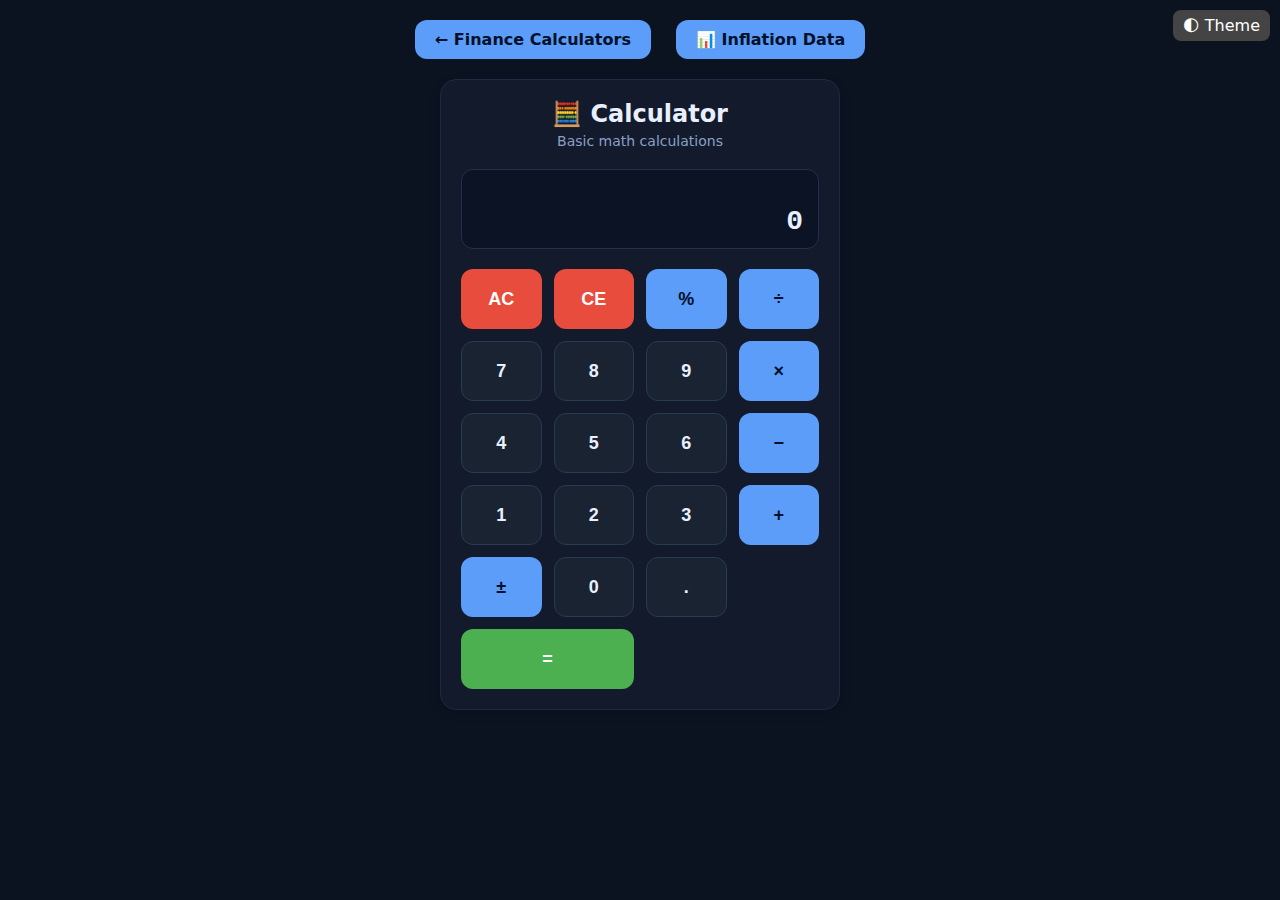
<file: calculator.html>
<!DOCTYPE html>
<html lang="en">
<head>
  <meta charset="UTF-8" />
  <meta name="viewport" content="width=device-width, initial-scale=1.0"/>
  <title>Calculator - India Finance Calculator Suite</title>
  <link rel="stylesheet" href="style.css"/>
  <style>
    .calc-container {
      max-width: 400px;
      margin: 20px auto;
      background: var(--card);
      border: 1px solid #1e2a44;
      border-radius: 16px;
      padding: 20px;
      box-shadow: 0 4px 12px rgba(0,0,0,0.1);
    }
    
    .calc-display {
      width: 100%;
      height: 80px;
      background: #0b1324;
      border: 1px solid #22304d;
      border-radius: 12px;
      color: #e8f0ff;
      font-size: 24px;
      text-align: right;
      padding: 0 15px;
      margin-bottom: 20px;
      font-family: 'Courier New', monospace;
      display: flex;
      flex-direction: column;
      justify-content: center;
    }
    
    .calc-history {
      font-size: 14px;
      color: var(--muted);
      margin-bottom: 5px;
      min-height: 20px;
    }
    
    .calc-current {
      font-size: 28px;
      font-weight: bold;
    }
    
    .calc-buttons {
      display: grid;
      grid-template-columns: repeat(4, 1fr);
      gap: 12px;
    }
    
    .calc-btn {
      height: 60px;
      border: none;
      border-radius: 12px;
      font-size: 18px;
      font-weight: 600;
      cursor: pointer;
      transition: all 0.2s ease;
    }
    
    .calc-btn:hover {
      transform: translateY(-2px);
      box-shadow: 0 4px 8px rgba(0,0,0,0.2);
    }
    
    .calc-btn.number {
      background: #1a2332;
      color: #e8f0ff;
      border: 1px solid #2a3a52;
    }
    
    .calc-btn.operator {
      background: var(--acc);
      color: #00102a;
    }
    
    .calc-btn.clear {
      background: var(--bad);
      color: white;
    }
    
    .calc-btn.equals {
      background: var(--good);
      color: white;
      grid-column: span 2;
    }
    
    .calc-btn.zero {
      grid-column: span 2;
    }
    
    /* Light theme */
    .light .calc-display {
      background: #f8f9fa;
      border-color: #dee2e6;
      color: #0d1b2a;
    }
    
    .light .calc-btn.number {
      background: #ffffff;
      color: #0d1b2a;
      border-color: #ced4da;
    }
    
    .back-link {
      display: inline-block;
      margin: 20px;
      padding: 10px 20px;
      background: var(--acc);
      color: #00102a;
      text-decoration: none;
      border-radius: 12px;
      font-weight: 600;
      transition: all 0.2s ease;
    }
    
    .back-link:hover {
      filter: brightness(1.1);
      transform: translateY(-1px);
    }
    
    .calc-header {
      text-align: center;
      margin-bottom: 20px;
    }
    
    .calc-header h1 {
      color: var(--text);
      margin: 0;
      font-size: 24px;
    }
    
    .calc-header p {
      color: var(--muted);
      margin: 5px 0 0;
      font-size: 14px;
    }
  </style>
</head>
<body>
  <div class='theme-toggle' onclick='toggleTheme()'>🌓 Theme</div>
  
  <div style="text-align: center; margin: 20px;">
    <a href="index.html" class="back-link" style="margin: 0 10px;">← Finance Calculators</a>
    <a href="inflation-data.html" class="back-link" style="margin: 0 10px;">📊 Inflation Data</a>
  </div>
  
  <div class="calc-container">
    <div class="calc-header">
      <h1>🧮 Calculator</h1>
      <p>Basic math calculations</p>
    </div>
    
    <div class="calc-display">
      <div class="calc-history" id="calc-history"></div>
      <div class="calc-current" id="calc-current">0</div>
    </div>
    
    <div class="calc-buttons">
      <button class="calc-btn clear" onclick="clearAll()">AC</button>
      <button class="calc-btn clear" onclick="clearEntry()">CE</button>
      <button class="calc-btn operator" onclick="inputOperator('%')" title="Percentage">%</button>
      <button class="calc-btn operator" onclick="inputOperator('/')" title="Divide">÷</button>
      
      <button class="calc-btn number" onclick="inputNumber('7')">7</button>
      <button class="calc-btn number" onclick="inputNumber('8')">8</button>
      <button class="calc-btn number" onclick="inputNumber('9')">9</button>
      <button class="calc-btn operator" onclick="inputOperator('*')" title="Multiply">×</button>
      
      <button class="calc-btn number" onclick="inputNumber('4')">4</button>
      <button class="calc-btn number" onclick="inputNumber('5')">5</button>
      <button class="calc-btn number" onclick="inputNumber('6')">6</button>
      <button class="calc-btn operator" onclick="inputOperator('-')" title="Subtract">−</button>
      
      <button class="calc-btn number" onclick="inputNumber('1')">1</button>
      <button class="calc-btn number" onclick="inputNumber('2')">2</button>
      <button class="calc-btn number" onclick="inputNumber('3')">3</button>
      <button class="calc-btn operator" onclick="inputOperator('+')" title="Add">+</button>
      
      <button class="calc-btn operator" onclick="toggleSign()" title="Plus/Minus">±</button>
      <button class="calc-btn number" onclick="inputNumber('0')">0</button>
      <button class="calc-btn number" onclick="inputDecimal()">.</button>
      <button class="calc-btn equals" onclick="calculate()" title="Equals">=</button>
    </div>
  </div>

  <script>
    let currentInput = '0';
    let previousInput = '';
    let operator = '';
    let waitingForOperand = false;
    let history = '';

    function updateDisplay() {
      document.getElementById('calc-current').textContent = currentInput;
      document.getElementById('calc-history').textContent = history;
    }

    function inputNumber(num) {
      if (waitingForOperand) {
        currentInput = num;
        waitingForOperand = false;
      } else {
        currentInput = currentInput === '0' ? num : currentInput + num;
      }
      updateDisplay();
    }

    function inputDecimal() {
      if (waitingForOperand) {
        currentInput = '0.';
        waitingForOperand = false;
      } else if (currentInput.indexOf('.') === -1) {
        currentInput += '.';
      }
      updateDisplay();
    }

    function inputOperator(nextOperator) {
      const inputValue = parseFloat(currentInput);

      // Special handling for percentage - it should work immediately on current input
      if (nextOperator === '%') {
        if (previousInput !== '' && operator) {
          // If we have a pending operation like 5000 *, then 10% should give us 5000 * (10/100)
          const percentValue = inputValue / 100;
          const newValue = performCalculation(previousInput, percentValue, operator);
          currentInput = String(newValue);
          history = `${previousInput} ${operator === '*' ? '×' : operator === '/' ? '÷' : operator === '+' ? '+' : '−'} ${inputValue}% =`;
          previousInput = '';
          operator = '';
          waitingForOperand = true;
        } else {
          // Just convert current number to percentage
          currentInput = String(inputValue / 100);
          history = `${inputValue}% =`;
          waitingForOperand = true;
        }
        updateDisplay();
        return;
      }

      if (previousInput === '') {
        previousInput = inputValue;
      } else if (operator) {
        const currentValue = previousInput || 0;
        const newValue = performCalculation(currentValue, inputValue, operator);

        currentInput = String(newValue);
        previousInput = newValue;
        updateDisplay();
      }

      waitingForOperand = true;
      operator = nextOperator;
      
      // Update history
      const operatorSymbol = {
        '+': '+',
        '-': '−',
        '*': '×',
        '/': '÷'
      };
      history = `${previousInput} ${operatorSymbol[operator]}`;
      updateDisplay();
    }

    function calculate() {
      const inputValue = parseFloat(currentInput);

      if (previousInput !== '' && operator && !waitingForOperand) {
        const newValue = performCalculation(previousInput, inputValue, operator);
        
        // Update history to show complete calculation
        const operatorSymbol = {
          '+': '+',
          '-': '−',
          '*': '×',
          '/': '÷',
          '%': '%'
        };
        history = `${previousInput} ${operatorSymbol[operator]} ${inputValue} =`;
        
        currentInput = String(newValue);
        previousInput = '';
        operator = '';
        waitingForOperand = true;
        updateDisplay();
      }
    }

    function performCalculation(firstOperand, secondOperand, operator) {
      switch (operator) {
        case '+':
          return firstOperand + secondOperand;
        case '-':
          return firstOperand - secondOperand;
        case '*':
          return firstOperand * secondOperand;
        case '/':
          if (secondOperand === 0) {
            alert('Cannot divide by zero!');
            return firstOperand;
          }
          return firstOperand / secondOperand;
        case '%':
          // For percentage: if we have 5000 * 10%, it should be 5000 * (10/100) = 500
          // But if we just want 10% as 0.1, then 10% should convert to 0.1
          return firstOperand * (secondOperand / 100);
        default:
          return secondOperand;
      }
    }

    function toggleSign() {
      if (currentInput !== '0') {
        if (currentInput.charAt(0) === '-') {
          currentInput = currentInput.slice(1);
        } else {
          currentInput = '-' + currentInput;
        }
        updateDisplay();
      }
    }

    function clearAll() {
      currentInput = '0';
      previousInput = '';
      operator = '';
      waitingForOperand = false;
      history = '';
      updateDisplay();
    }

    function clearEntry() {
      currentInput = '0';
      updateDisplay();
    }

    // Keyboard support
    document.addEventListener('keydown', function(event) {
      const key = event.key;
      
      if (key >= '0' && key <= '9') {
        inputNumber(key);
      } else if (key === '.') {
        inputDecimal();
      } else if (key === '+') {
        inputOperator('+');
      } else if (key === '-') {
        inputOperator('-');
      } else if (key === '*') {
        inputOperator('*');
      } else if (key === '/') {
        event.preventDefault();
        inputOperator('/');
      } else if (key === '%') {
        inputOperator('%');
      } else if (key === 'Enter' || key === '=') {
        event.preventDefault();
        calculate();
      } else if (key === 'Escape') {
        clearAll();
      } else if (key === 'Delete') {
        clearEntry();
      } else if (key === 'Backspace') {
        if (currentInput.length > 1) {
          currentInput = currentInput.slice(0, -1);
        } else {
          currentInput = '0';
        }
        updateDisplay();
      }
    });

    // Theme toggle function (same as main page)
    function toggleTheme() { 
      const isLight = document.body.classList.toggle('light'); 
      try {
        localStorage.setItem('theme', isLight ? 'light' : 'dark');
      } catch(e) {}
    }

    // Apply saved theme
    window.addEventListener('DOMContentLoaded', () => {
      try {
        const saved = localStorage.getItem('theme');
        if (saved === 'light') { 
          document.body.classList.add('light'); 
        } else { 
          document.body.classList.remove('light'); 
        }
      } catch(e) { /* ignore */ }
    }, { once: true });

    // Initialize display
    updateDisplay();
  </script>
</body>
</html>
</file>
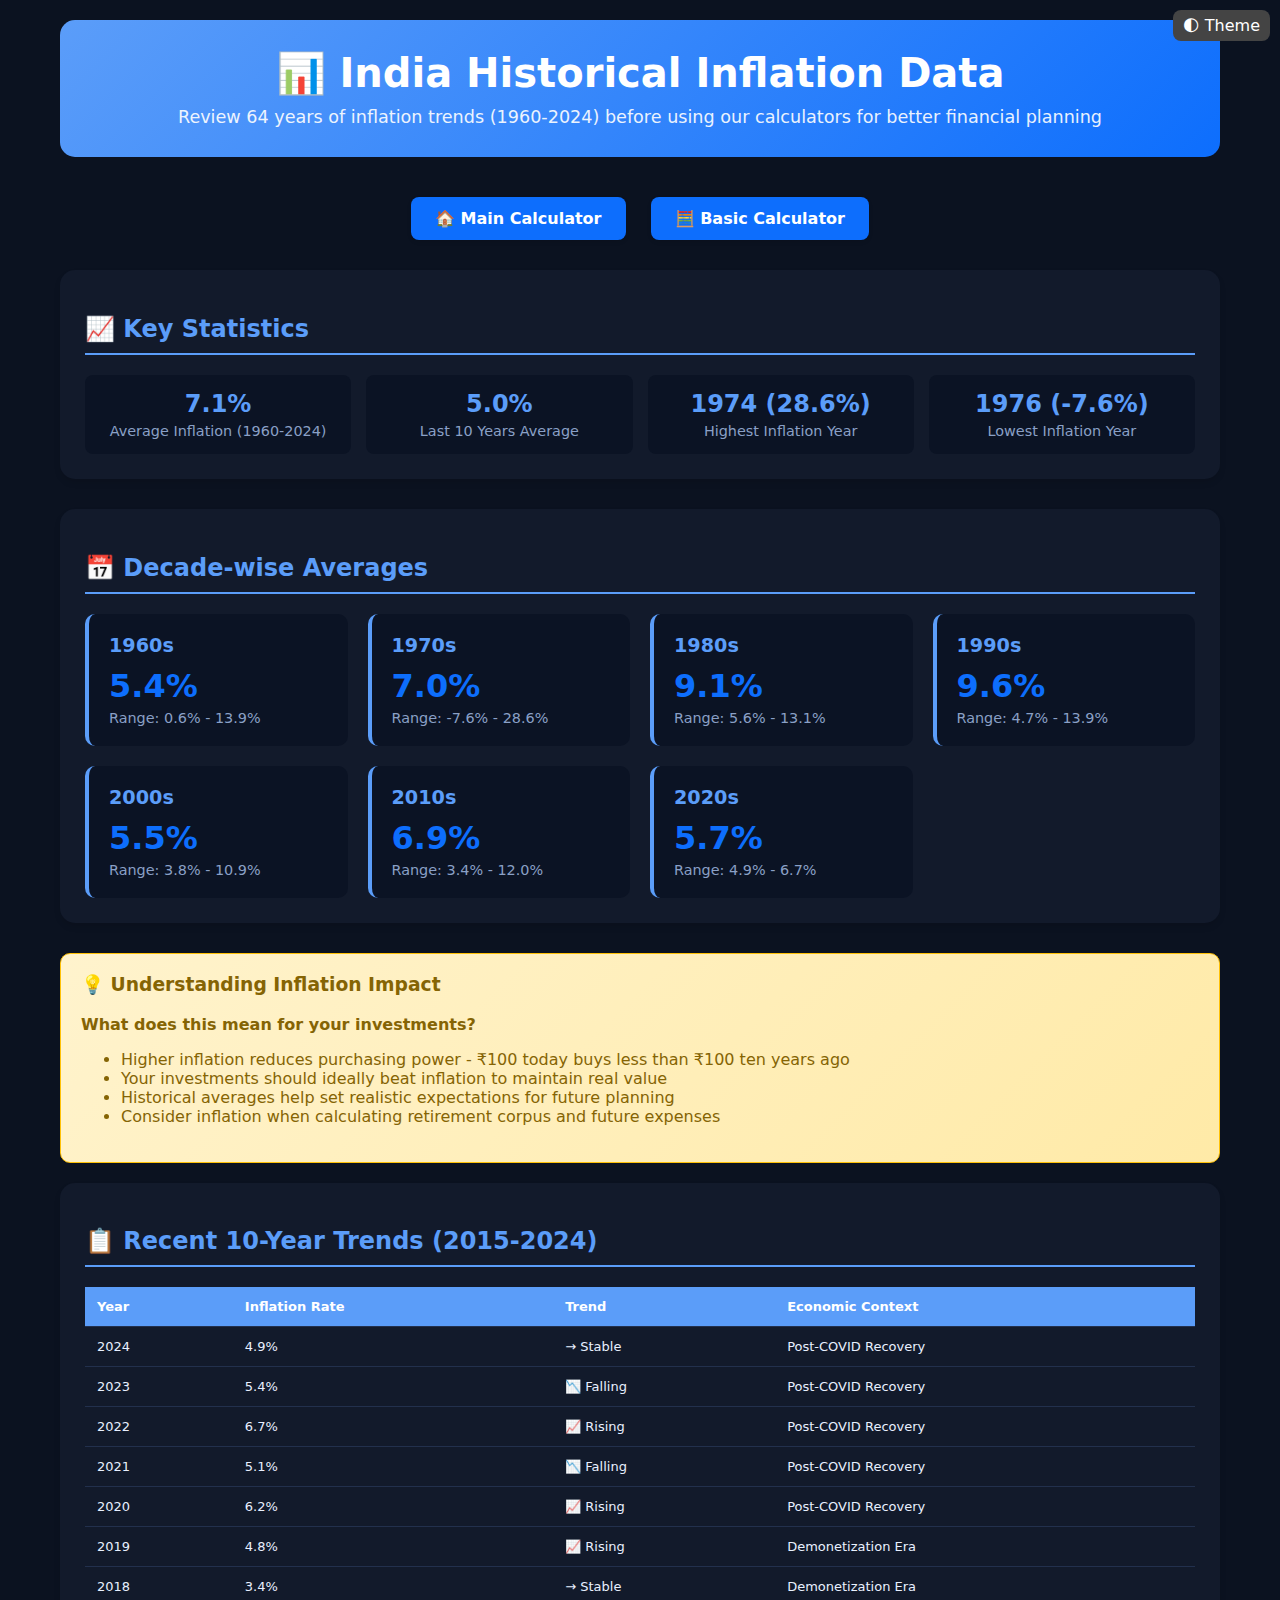
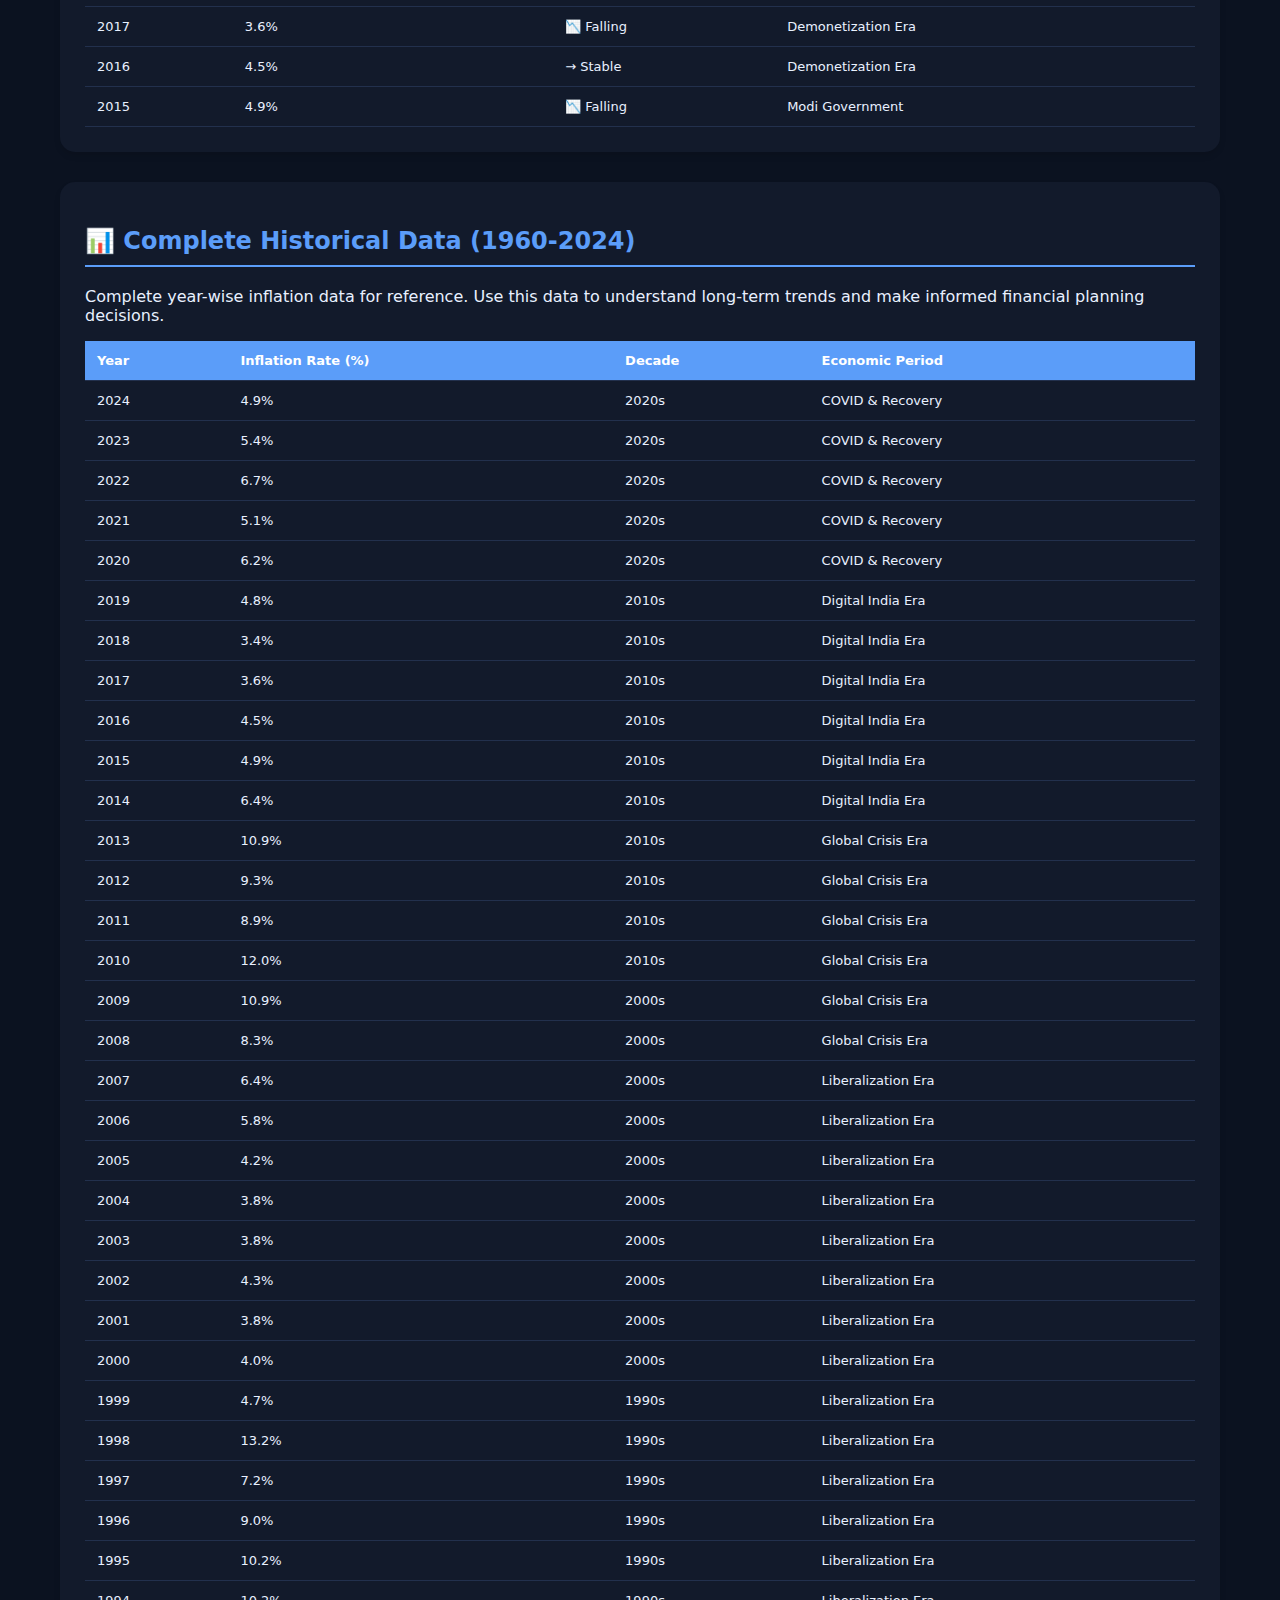
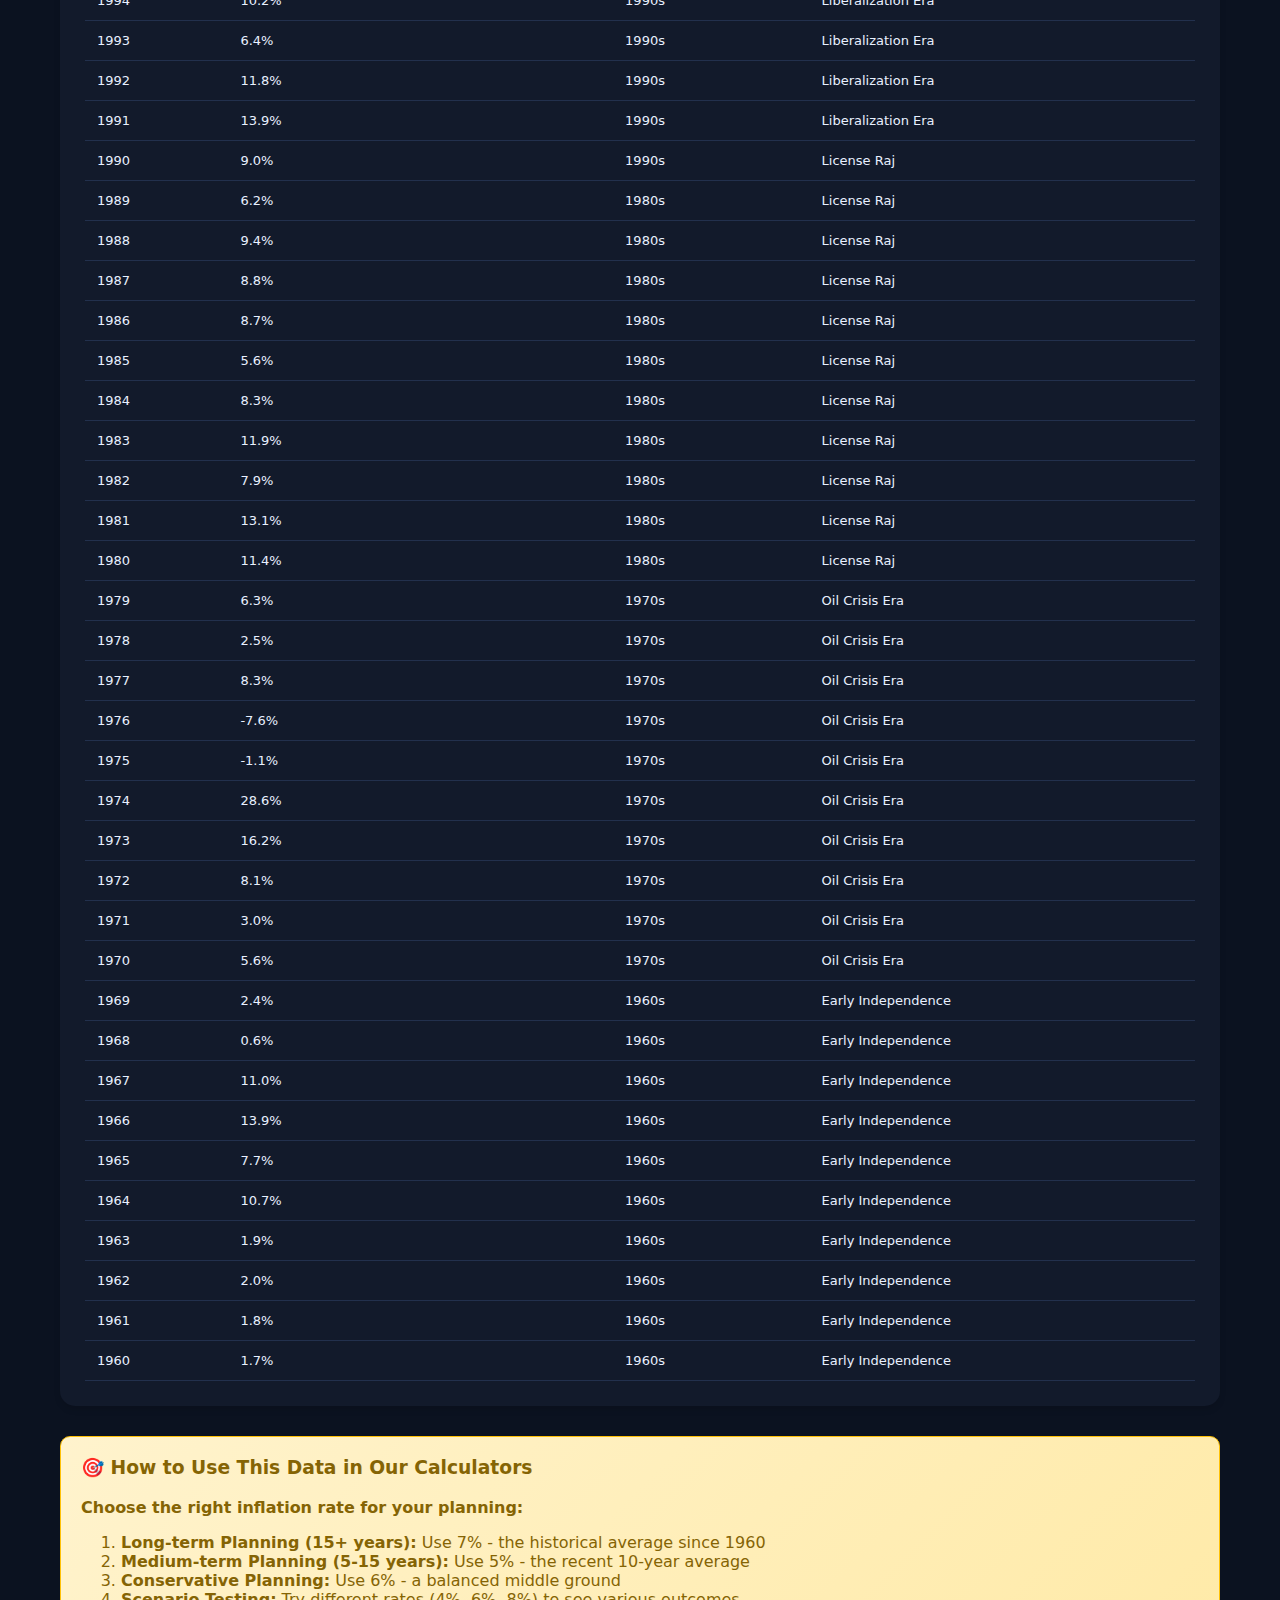
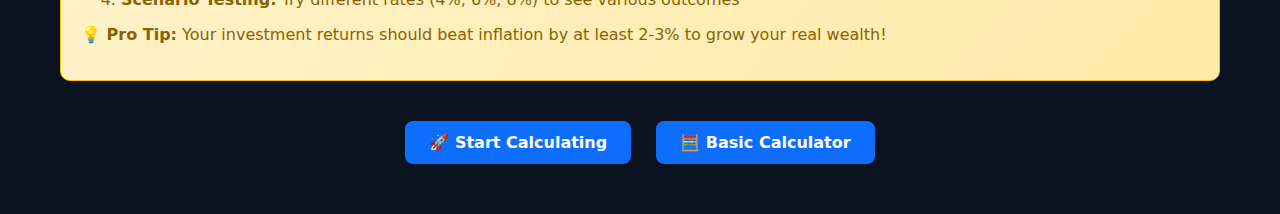
<file: inflation-data.html>
<!DOCTYPE html>
<html lang="en">
<head>
    <meta charset="UTF-8">
    <meta name="viewport" content="width=device-width, initial-scale=1.0">
    <title>India Historical Inflation Data | Finance Calculator Suite</title>
    <link rel="stylesheet" href="style.css">
    <style>
        :root {
            --primary-color: #5b9df9;
            --secondary-color: #0d6efd;
            --card-bg: #121a2b;
            --input-bg: #0b1324;
            --text-secondary: #8aa0c6;
            --border-color: #22304d;
            --hover-bg: #0f1524;
            --shadow: 0 4px 6px rgba(0, 0, 0, 0.1);
        }
        
        .light {
            --primary-color: #0d6efd;
            --secondary-color: #5b9df9;
            --card-bg: #ffffff;
            --input-bg: #f8f9fa;
            --text-secondary: #475569;
            --border-color: #dee2e6;
            --hover-bg: #e9ecef;
            --shadow: 0 4px 6px rgba(0, 0, 0, 0.05);
        }
        
        .inflation-page {
            max-width: 1200px;
            margin: 0 auto;
            padding: 20px;
        }
        
        .page-header {
            text-align: center;
            margin-bottom: 40px;
            padding: 30px 20px;
            background: linear-gradient(135deg, var(--primary-color), var(--secondary-color));
            border-radius: 15px;
            color: white;
        }
        
        .page-header h1 {
            margin: 0 0 10px 0;
            font-size: 2.5rem;
        }
        
        .page-header p {
            margin: 0;
            font-size: 1.1rem;
            opacity: 0.9;
        }
        
        .navigation {
            text-align: center;
            margin-bottom: 30px;
        }
        
        .nav-button {
            display: inline-block;
            padding: 12px 24px;
            background: #0d6efd !important;
            color: #ffffff !important;
            text-decoration: none !important;
            border-radius: 8px;
            margin: 0 10px;
            transition: all 0.3s ease;
            font-weight: 700 !important;
            box-shadow: 0 2px 4px rgba(0, 0, 0, 0.1);
            border: none !important;
        }
        
        .nav-button:hover {
            background: #0056b3 !important;
            color: #ffffff !important;
            transform: translateY(-2px);
            box-shadow: 0 4px 8px rgba(0, 0, 0, 0.15);
            text-decoration: none !important;
        }
        
        .nav-button:visited {
            color: #ffffff !important;
        }
        
        .nav-button:active {
            color: #ffffff !important;
        }
        
        .light .nav-button {
            background: #0d6efd !important;
            color: #ffffff !important;
            font-weight: 700 !important;
        }
        
        .light .nav-button:hover {
            background: #0056b3 !important;
            color: #ffffff !important;
        }
        
        .light .nav-button:visited {
            color: #ffffff !important;
        }
        
        .light .nav-button:active {
            color: #ffffff !important;
        }
        
        .data-section {
            background: var(--card-bg);
            border-radius: 15px;
            padding: 25px;
            margin-bottom: 30px;
            box-shadow: var(--shadow);
        }
        
        .section-title {
            color: var(--primary-color);
            font-size: 1.5rem;
            margin-bottom: 20px;
            border-bottom: 2px solid var(--primary-color);
            padding-bottom: 10px;
        }
        
        .inflation-table {
            width: 100%;
            border-collapse: collapse;
            margin-top: 15px;
        }
        
        .inflation-table th,
        .inflation-table td {
            padding: 12px;
            text-align: left;
            border-bottom: 1px solid var(--border-color);
        }
        
        .inflation-table th {
            background: var(--primary-color);
            color: white;
            font-weight: 600;
        }
        
        .inflation-table tr:hover {
            background: var(--hover-bg);
        }
        
        .decade-grid {
            display: grid;
            grid-template-columns: repeat(auto-fit, minmax(250px, 1fr));
            gap: 20px;
            margin-top: 20px;
        }
        
        .decade-card {
            background: var(--input-bg);
            padding: 20px;
            border-radius: 10px;
            border-left: 4px solid var(--primary-color);
        }
        
        .decade-title {
            font-size: 1.2rem;
            font-weight: 600;
            color: var(--primary-color);
            margin-bottom: 10px;
        }
        
        .decade-avg {
            font-size: 2rem;
            font-weight: bold;
            color: var(--secondary-color);
            margin-bottom: 5px;
        }
        
        .decade-range {
            font-size: 0.9rem;
            color: var(--text-secondary);
        }
        
        .highlight-box {
            background: linear-gradient(135deg, #fff3cd, #ffeaa7);
            border: 1px solid #ffc107;
            border-radius: 10px;
            padding: 20px;
            margin: 20px 0;
            color: #856404;
        }
        
        .highlight-box h3 {
            color: #856404;
            margin-top: 0;
        }
        
        .light .highlight-box {
            background: linear-gradient(135deg, #fff3cd, #ffeaa7);
            border: 1px solid #ffc107;
            color: #856404;
        }
        
        .light .highlight-box h3 {
            color: #856404;
        }
        
        .stats-grid {
            display: grid;
            grid-template-columns: repeat(auto-fit, minmax(200px, 1fr));
            gap: 15px;
            margin-top: 20px;
        }
        
        .stat-item {
            text-align: center;
            padding: 15px;
            background: var(--input-bg);
            border-radius: 8px;
        }
        
        .stat-value {
            font-size: 1.5rem;
            font-weight: bold;
            color: var(--primary-color);
        }
        
        .stat-label {
            font-size: 0.9rem;
            color: var(--text-secondary);
            margin-top: 5px;
        }
        
        @media (max-width: 768px) {
            .page-header h1 {
                font-size: 2rem;
            }
            
            .inflation-table {
                font-size: 0.9rem;
            }
            
            .inflation-table th,
            .inflation-table td {
                padding: 8px;
            }
        }
    </style>
</head>
<body>
    <div class='theme-toggle' onclick='toggleTheme()'>🌓 Theme</div>
    <div class="inflation-page">
        <div class="page-header">
            <h1>📊 India Historical Inflation Data</h1>
            <p>Review 64 years of inflation trends (1960-2024) before using our calculators for better financial planning</p>
        </div>
        
        <div class="navigation">
            <a href="index.html" class="nav-button" style="background: #0d6efd !important; color: #ffffff !important; font-weight: 700 !important; text-decoration: none !important;">🏠 Main Calculator</a>
            <a href="calculator.html" class="nav-button" style="background: #0d6efd !important; color: #ffffff !important; font-weight: 700 !important; text-decoration: none !important;">🧮 Basic Calculator</a>
        </div>
        
        <div class="data-section">
            <h2 class="section-title">📈 Key Statistics</h2>
            <div class="stats-grid">
                <div class="stat-item">
                    <div class="stat-value" id="avgInflation">-</div>
                    <div class="stat-label">Average Inflation (1960-2024)</div>
                </div>
                <div class="stat-item">
                    <div class="stat-value" id="recentAvg">-</div>
                    <div class="stat-label">Last 10 Years Average</div>
                </div>
                <div class="stat-item">
                    <div class="stat-value" id="highestYear">-</div>
                    <div class="stat-label">Highest Inflation Year</div>
                </div>
                <div class="stat-item">
                    <div class="stat-value" id="lowestYear">-</div>
                    <div class="stat-label">Lowest Inflation Year</div>
                </div>
            </div>
        </div>
        
        <div class="data-section">
            <h2 class="section-title">📅 Decade-wise Averages</h2>
            <div class="decade-grid" id="decadeGrid">
                <!-- Populated by JavaScript -->
            </div>
        </div>
        
        <div class="highlight-box">
            <h3>💡 Understanding Inflation Impact</h3>
            <p><strong>What does this mean for your investments?</strong></p>
            <ul>
                <li>Higher inflation reduces purchasing power - ₹100 today buys less than ₹100 ten years ago</li>
                <li>Your investments should ideally beat inflation to maintain real value</li>
                <li>Historical averages help set realistic expectations for future planning</li>
                <li>Consider inflation when calculating retirement corpus and future expenses</li>
            </ul>
        </div>
        
        <div class="data-section">
            <h2 class="section-title">📋 Recent 10-Year Trends (2015-2024)</h2>
            <table class="inflation-table" id="recentTable">
                <thead>
                    <tr>
                        <th>Year</th>
                        <th>Inflation Rate</th>
                        <th>Trend</th>
                        <th>Economic Context</th>
                    </tr>
                </thead>
                <tbody>
                    <!-- Populated by JavaScript -->
                </tbody>
            </table>
        </div>
        
        <div class="data-section">
            <h2 class="section-title">📊 Complete Historical Data (1960-2024)</h2>
            <p>Complete year-wise inflation data for reference. Use this data to understand long-term trends and make informed financial planning decisions.</p>
            <table class="inflation-table" id="fullTable">
                <thead>
                    <tr>
                        <th>Year</th>
                        <th>Inflation Rate (%)</th>
                        <th>Decade</th>
                        <th>Economic Period</th>
                    </tr>
                </thead>
                <tbody>
                    <!-- Populated by JavaScript -->
                </tbody>
            </table>
        </div>
        
        <div class="highlight-box">
            <h3>🎯 How to Use This Data in Our Calculators</h3>
            <p><strong>Choose the right inflation rate for your planning:</strong></p>
            <ol>
                <li><strong>Long-term Planning (15+ years):</strong> Use 7% - the historical average since 1960</li>
                <li><strong>Medium-term Planning (5-15 years):</strong> Use 5% - the recent 10-year average</li>
                <li><strong>Conservative Planning:</strong> Use 6% - a balanced middle ground</li>
                <li><strong>Scenario Testing:</strong> Try different rates (4%, 6%, 8%) to see various outcomes</li>
            </ol>
            <p><strong>💡 Pro Tip:</strong> Your investment returns should beat inflation by at least 2-3% to grow your real wealth!</p>
        </div>
        
        <div class="navigation" style="margin-top: 40px;">
            <a href="index.html" class="nav-button" style="background: #0d6efd !important; color: #ffffff !important; font-weight: 700 !important; text-decoration: none !important;">🚀 Start Calculating</a>
            <a href="calculator.html" class="nav-button" style="background: #0d6efd !important; color: #ffffff !important; font-weight: 700 !important; text-decoration: none !important;">🧮 Basic Calculator</a>
        </div>
    </div>
    
    <script src="inflation-data.js"></script>
    <script>
        // Populate the page with inflation data
        document.addEventListener('DOMContentLoaded', function() {
            populateInflationPage();
        });
        
        function populateInflationPage() {
            // Calculate key statistics
            const allRates = Object.values(indiaInflationData);
            const avgInflation = allRates.reduce((sum, rate) => sum + rate, 0) / allRates.length;
            
            // Recent 10 years
            const recentYears = Object.keys(indiaInflationData).slice(-10);
            const recentRates = recentYears.map(year => indiaInflationData[year]);
            const recentAvg = recentRates.reduce((sum, rate) => sum + rate, 0) / recentRates.length;
            
            // Find highest and lowest
            let highestRate = -Infinity, lowestRate = Infinity;
            let highestYear = '', lowestYear = '';
            
            for (const [year, rate] of Object.entries(indiaInflationData)) {
                if (rate > highestRate) {
                    highestRate = rate;
                    highestYear = year;
                }
                if (rate < lowestRate) {
                    lowestRate = rate;
                    lowestYear = year;
                }
            }
            
            // Update statistics
            document.getElementById('avgInflation').textContent = avgInflation.toFixed(1) + '%';
            document.getElementById('recentAvg').textContent = recentAvg.toFixed(1) + '%';
            document.getElementById('highestYear').textContent = `${highestYear} (${highestRate.toFixed(1)}%)`;
            document.getElementById('lowestYear').textContent = `${lowestYear} (${lowestRate.toFixed(1)}%)`;
            
            // Populate decade grid
            populateDecadeGrid();
            
            // Populate recent trends table
            populateRecentTable();
            
            // Populate full historical table
            populateFullTable();
        }
        
        function populateDecadeGrid() {
            const decades = getDecadeAverages();
            const grid = document.getElementById('decadeGrid');
            
            decades.forEach(decade => {
                const card = document.createElement('div');
                card.className = 'decade-card';
                card.innerHTML = `
                    <div class="decade-title">${decade.period}</div>
                    <div class="decade-avg">${decade.average.toFixed(1)}%</div>
                    <div class="decade-range">Range: ${decade.min.toFixed(1)}% - ${decade.max.toFixed(1)}%</div>
                `;
                grid.appendChild(card);
            });
        }
        
        function getDecadeAverages() {
            const decades = [
                { period: '1960s', start: 1960, end: 1969 },
                { period: '1970s', start: 1970, end: 1979 },
                { period: '1980s', start: 1980, end: 1989 },
                { period: '1990s', start: 1990, end: 1999 },
                { period: '2000s', start: 2000, end: 2009 },
                { period: '2010s', start: 2010, end: 2019 },
                { period: '2020s', start: 2020, end: 2024 }
            ];
            
            return decades.map(decade => {
                const rates = [];
                for (let year = decade.start; year <= decade.end; year++) {
                    if (indiaInflationData[year] !== undefined) {
                        rates.push(indiaInflationData[year]);
                    }
                }
                
                const average = rates.length > 0 ? rates.reduce((sum, rate) => sum + rate, 0) / rates.length : 0;
                const min = rates.length > 0 ? Math.min(...rates) : 0;
                const max = rates.length > 0 ? Math.max(...rates) : 0;
                
                return {
                    period: decade.period,
                    average,
                    min,
                    max
                };
            });
        }
        
        function populateRecentTable() {
            const tbody = document.querySelector('#recentTable tbody');
            const recentYears = Object.keys(indiaInflationData).slice(-10).reverse();
            
            recentYears.forEach(year => {
                const rate = indiaInflationData[year];
                const trend = getTrend(year);
                const context = getEconomicContext(year, rate);
                
                const row = document.createElement('tr');
                row.innerHTML = `
                    <td>${year}</td>
                    <td>${rate.toFixed(1)}%</td>
                    <td>${trend}</td>
                    <td>${context}</td>
                `;
                tbody.appendChild(row);
            });
        }
        
        function populateFullTable() {
            const tbody = document.querySelector('#fullTable tbody');
            const years = Object.keys(indiaInflationData).reverse();
            
            years.forEach(year => {
                const rate = indiaInflationData[year];
                const decade = Math.floor(parseInt(year) / 10) * 10 + 's';
                const period = getEconomicPeriod(year);
                
                const row = document.createElement('tr');
                row.innerHTML = `
                    <td>${year}</td>
                    <td>${rate.toFixed(1)}%</td>
                    <td>${decade}</td>
                    <td>${period}</td>
                `;
                tbody.appendChild(row);
            });
        }
        
        function getTrend(year) {
            const currentRate = indiaInflationData[year];
            const prevYear = (parseInt(year) - 1).toString();
            
            if (!indiaInflationData[prevYear]) return '→';
            
            const prevRate = indiaInflationData[prevYear];
            const diff = currentRate - prevRate;
            
            if (diff > 0.5) return '📈 Rising';
            if (diff < -0.5) return '📉 Falling';
            return '→ Stable';
        }
        
        function getEconomicContext(year, rate) {
            const y = parseInt(year);
            
            if (y >= 2020) return 'Post-COVID Recovery';
            if (y >= 2016) return 'Demonetization Era';
            if (y >= 2014) return 'Modi Government';
            if (y >= 2008) return 'Global Financial Crisis Impact';
            if (y >= 2004) return 'UPA Government';
            if (y >= 1991) return 'Economic Liberalization';
            if (y >= 1980) return 'License Raj Era';
            if (y >= 1970) return 'Oil Crisis Period';
            return 'Early Independence';
        }
        
        function getEconomicPeriod(year) {
            const y = parseInt(year);
            
            if (y >= 2020) return 'COVID & Recovery';
            if (y >= 2014) return 'Digital India Era';
            if (y >= 2008) return 'Global Crisis Era';
            if (y >= 1991) return 'Liberalization Era';
            if (y >= 1980) return 'License Raj';
            if (y >= 1970) return 'Oil Crisis Era';
            return 'Early Independence';
        }
        
        // Theme toggle function (same as main page)
        function toggleTheme() { 
            const isLight = document.body.classList.toggle('light'); 
            try {
                localStorage.setItem('theme', isLight ? 'light' : 'dark');
            } catch(e) {}
        }

        // Apply saved theme
        window.addEventListener('DOMContentLoaded', () => {
            try {
                const saved = localStorage.getItem('theme');
                if (saved === 'light') { 
                    document.body.classList.add('light'); 
                } else { 
                    document.body.classList.remove('light'); 
                }
            } catch(e) { /* ignore */ }
        }, { once: true });
    </script>
</body>
</html>
</file>
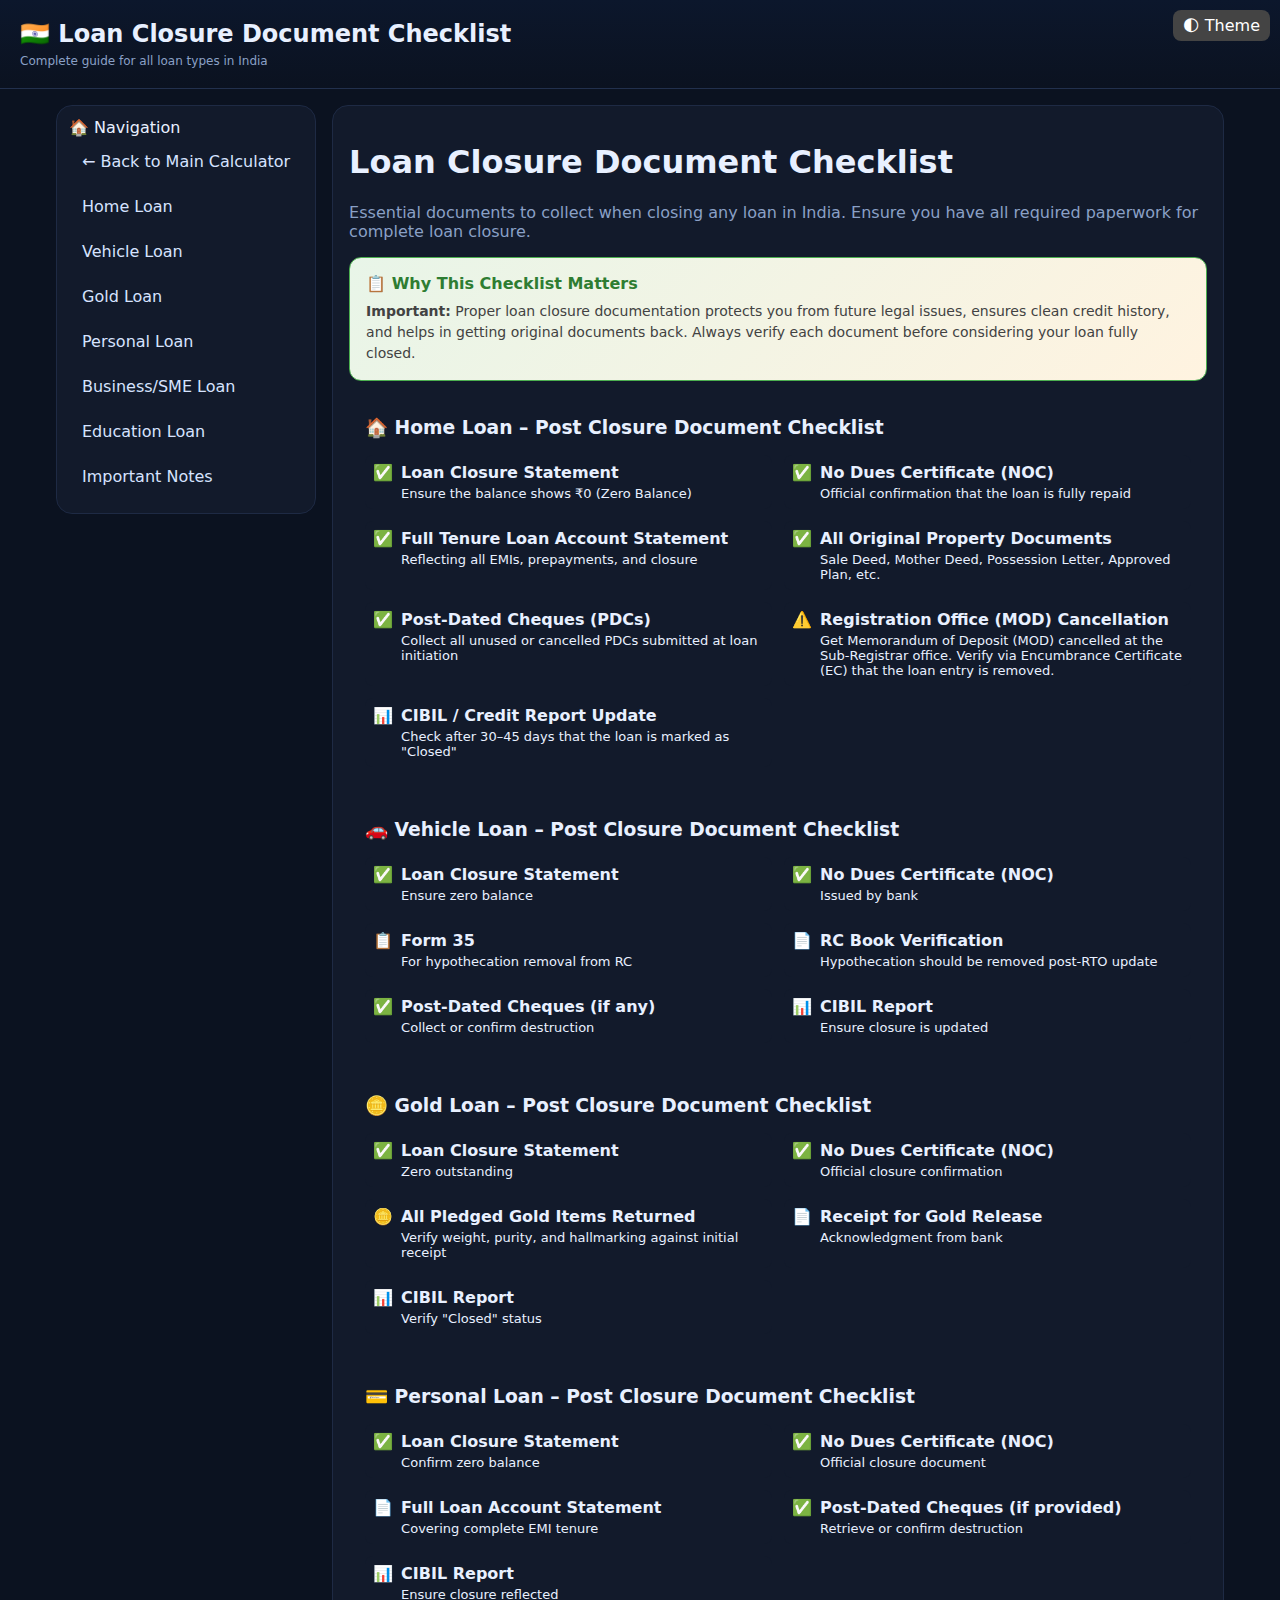
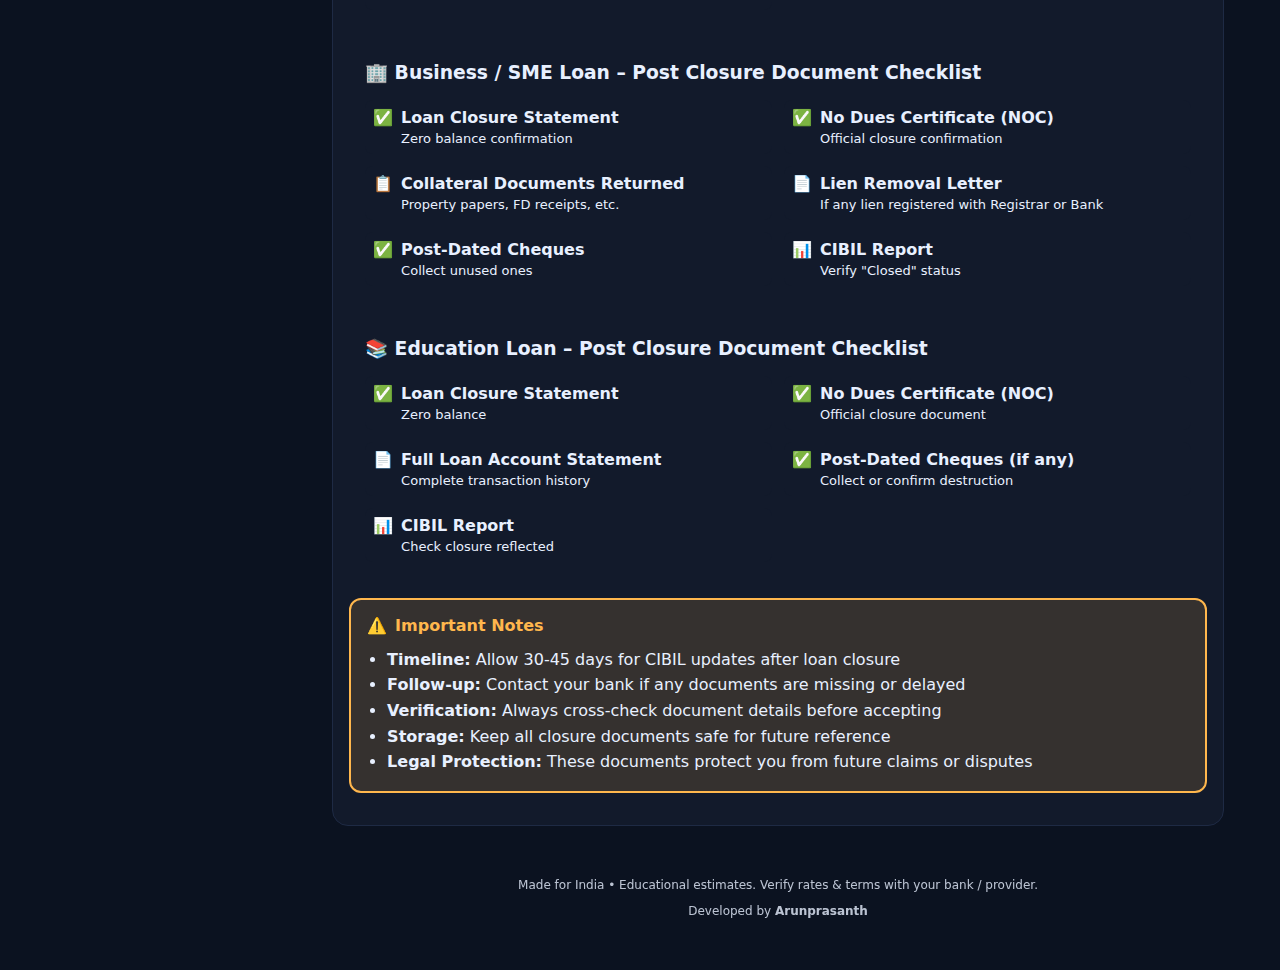
<file: loan-closure.html>
<!DOCTYPE html>
<html lang="en">
<head>
  <meta charset="UTF-8" />
  <meta name="viewport" content="width=device-width, initial-scale=1.0"/>
  <title>Loan Closure Document Checklist - India Finance Calculator Suite</title>
  <link rel="stylesheet" href="style.css"/>
  <meta name="description" content="Complete loan closure document checklist for all loan types in India - Home, Vehicle, Gold, Personal, Business, Education loans."/>
</head>
<body>
  <div class='theme-toggle' onclick='toggleTheme()'>🌓 Theme</div>
  <header class="app-header">
    <div class="title">🇮🇳 Loan Closure Document Checklist</div>
    <div class="subtitle">Complete guide for all loan types in India</div>
  </header>

  <div class="container">
    <aside class="sidebar">
      <nav>
        <div class="nav-category">
          <div class="category-header">🏠 Navigation</div>
          <a href="index.html">← Back to Main Calculator</a>
          <a href="#home-loan">Home Loan</a>
          <a href="#vehicle-loan">Vehicle Loan</a>
          <a href="#gold-loan">Gold Loan</a>
          <a href="#personal-loan">Personal Loan</a>
          <a href="#business-loan">Business/SME Loan</a>
          <a href="#education-loan">Education Loan</a>
          <a href="#important-notes">Important Notes</a>
        </div>
      </nav>
    </aside>

    <main class="content">
      <section class="card">
        <h1>Loan Closure Document Checklist</h1>
        <p class="desc">Essential documents to collect when closing any loan in India. Ensure you have all required paperwork for complete loan closure.</p>
        
        <div class="loan-closure-intro" style="background: linear-gradient(135deg, #e8f5e8 0%, #fff3e0 100%); border: 1px solid #4caf50; border-radius: 12px; padding: 16px; margin: 16px 0;">
          <h4 style="margin: 0 0 8px; color: #2e7d32; display: flex; align-items: center; gap: 8px;">
            📋 Why This Checklist Matters
          </h4>
          <p style="margin: 0; font-size: 14px; color: #424242; line-height: 1.5;">
            <strong>Important:</strong> Proper loan closure documentation protects you from future legal issues, ensures clean credit history, and helps in getting original documents back. Always verify each document before considering your loan fully closed.
          </p>
        </div>

        <!-- Home Loan Checklist -->
        <div id="home-loan" class="loan-type-section" style="margin: 20px 0; padding: 16px; background: var(--input-bg); border-radius: 12px; border: 1px solid var(--border);">
          <h3 style="margin: 0 0 16px; color: var(--primary); display: flex; align-items: center; gap: 8px;">
            🏠 Home Loan – Post Closure Document Checklist
          </h3>
          <div class="checklist-grid" style="display: grid; grid-template-columns: repeat(auto-fit, minmax(300px, 1fr)); gap: 12px;">
            <div class="checklist-item" style="display: flex; align-items: flex-start; gap: 8px; padding: 8px; background: var(--card); border-radius: 8px;">
              <span style="color: var(--success); font-size: 16px;">✅</span>
              <div>
                <strong style="color: var(--text);">Loan Closure Statement</strong>
                <p style="margin: 4px 0 0; font-size: 13px; color: var(--text-secondary);">Ensure the balance shows ₹0 (Zero Balance)</p>
              </div>
            </div>
            <div class="checklist-item" style="display: flex; align-items: flex-start; gap: 8px; padding: 8px; background: var(--card); border-radius: 8px;">
              <span style="color: var(--success); font-size: 16px;">✅</span>
              <div>
                <strong style="color: var(--text);">No Dues Certificate (NOC)</strong>
                <p style="margin: 4px 0 0; font-size: 13px; color: var(--text-secondary);">Official confirmation that the loan is fully repaid</p>
              </div>
            </div>
            <div class="checklist-item" style="display: flex; align-items: flex-start; gap: 8px; padding: 8px; background: var(--card); border-radius: 8px;">
              <span style="color: var(--success); font-size: 16px;">✅</span>
              <div>
                <strong style="color: var(--text);">Full Tenure Loan Account Statement</strong>
                <p style="margin: 4px 0 0; font-size: 13px; color: var(--text-secondary);">Reflecting all EMIs, prepayments, and closure</p>
              </div>
            </div>
            <div class="checklist-item" style="display: flex; align-items: flex-start; gap: 8px; padding: 8px; background: var(--card); border-radius: 8px;">
              <span style="color: var(--success); font-size: 16px;">✅</span>
              <div>
                <strong style="color: var(--text);">All Original Property Documents</strong>
                <p style="margin: 4px 0 0; font-size: 13px; color: var(--text-secondary);">Sale Deed, Mother Deed, Possession Letter, Approved Plan, etc.</p>
              </div>
            </div>
            <div class="checklist-item" style="display: flex; align-items: flex-start; gap: 8px; padding: 8px; background: var(--card); border-radius: 8px;">
              <span style="color: var(--success); font-size: 16px;">✅</span>
              <div>
                <strong style="color: var(--text);">Post-Dated Cheques (PDCs)</strong>
                <p style="margin: 4px 0 0; font-size: 13px; color: var(--text-secondary);">Collect all unused or cancelled PDCs submitted at loan initiation</p>
              </div>
            </div>
            <div class="checklist-item" style="display: flex; align-items: flex-start; gap: 8px; padding: 8px; background: var(--card); border-radius: 8px;">
              <span style="color: var(--warning); font-size: 16px;">⚠️</span>
              <div>
                <strong style="color: var(--text);">Registration Office (MOD) Cancellation</strong>
                <p style="margin: 4px 0 0; font-size: 13px; color: var(--text-secondary);">Get Memorandum of Deposit (MOD) cancelled at the Sub-Registrar office. Verify via Encumbrance Certificate (EC) that the loan entry is removed.</p>
              </div>
            </div>
            <div class="checklist-item" style="display: flex; align-items: flex-start; gap: 8px; padding: 8px; background: var(--card); border-radius: 8px;">
              <span style="color: var(--info); font-size: 16px;">📊</span>
              <div>
                <strong style="color: var(--text);">CIBIL / Credit Report Update</strong>
                <p style="margin: 4px 0 0; font-size: 13px; color: var(--text-secondary);">Check after 30–45 days that the loan is marked as "Closed"</p>
              </div>
            </div>
          </div>
        </div>

        <!-- Vehicle Loan Checklist -->
        <div id="vehicle-loan" class="loan-type-section" style="margin: 20px 0; padding: 16px; background: var(--input-bg); border-radius: 12px; border: 1px solid var(--border);">
          <h3 style="margin: 0 0 16px; color: var(--primary); display: flex; align-items: center; gap: 8px;">
            🚗 Vehicle Loan – Post Closure Document Checklist
          </h3>
          <div class="checklist-grid" style="display: grid; grid-template-columns: repeat(auto-fit, minmax(300px, 1fr)); gap: 12px;">
            <div class="checklist-item" style="display: flex; align-items: flex-start; gap: 8px; padding: 8px; background: var(--card); border-radius: 8px;">
              <span style="color: var(--success); font-size: 16px;">✅</span>
              <div>
                <strong style="color: var(--text);">Loan Closure Statement</strong>
                <p style="margin: 4px 0 0; font-size: 13px; color: var(--text-secondary);">Ensure zero balance</p>
              </div>
            </div>
            <div class="checklist-item" style="display: flex; align-items: flex-start; gap: 8px; padding: 8px; background: var(--card); border-radius: 8px;">
              <span style="color: var(--success); font-size: 16px;">✅</span>
              <div>
                <strong style="color: var(--text);">No Dues Certificate (NOC)</strong>
                <p style="margin: 4px 0 0; font-size: 13px; color: var(--text-secondary);">Issued by bank</p>
              </div>
            </div>
            <div class="checklist-item" style="display: flex; align-items: flex-start; gap: 8px; padding: 8px; background: var(--card); border-radius: 8px;">
              <span style="color: var(--warning); font-size: 16px;">📋</span>
              <div>
                <strong style="color: var(--text);">Form 35</strong>
                <p style="margin: 4px 0 0; font-size: 13px; color: var(--text-secondary);">For hypothecation removal from RC</p>
              </div>
            </div>
            <div class="checklist-item" style="display: flex; align-items: flex-start; gap: 8px; padding: 8px; background: var(--card); border-radius: 8px;">
              <span style="color: var(--info); font-size: 16px;">📄</span>
              <div>
                <strong style="color: var(--text);">RC Book Verification</strong>
                <p style="margin: 4px 0 0; font-size: 13px; color: var(--text-secondary);">Hypothecation should be removed post-RTO update</p>
              </div>
            </div>
            <div class="checklist-item" style="display: flex; align-items: flex-start; gap: 8px; padding: 8px; background: var(--card); border-radius: 8px;">
              <span style="color: var(--success); font-size: 16px;">✅</span>
              <div>
                <strong style="color: var(--text);">Post-Dated Cheques (if any)</strong>
                <p style="margin: 4px 0 0; font-size: 13px; color: var(--text-secondary);">Collect or confirm destruction</p>
              </div>
            </div>
            <div class="checklist-item" style="display: flex; align-items: flex-start; gap: 8px; padding: 8px; background: var(--card); border-radius: 8px;">
              <span style="color: var(--info); font-size: 16px;">📊</span>
              <div>
                <strong style="color: var(--text);">CIBIL Report</strong>
                <p style="margin: 4px 0 0; font-size: 13px; color: var(--text-secondary);">Ensure closure is updated</p>
              </div>
            </div>
          </div>
        </div>

        <!-- Gold Loan Checklist -->
        <div id="gold-loan" class="loan-type-section" style="margin: 20px 0; padding: 16px; background: var(--input-bg); border-radius: 12px; border: 1px solid var(--border);">
          <h3 style="margin: 0 0 16px; color: var(--primary); display: flex; align-items: center; gap: 8px;">
            🪙 Gold Loan – Post Closure Document Checklist
          </h3>
          <div class="checklist-grid" style="display: grid; grid-template-columns: repeat(auto-fit, minmax(300px, 1fr)); gap: 12px;">
            <div class="checklist-item" style="display: flex; align-items: flex-start; gap: 8px; padding: 8px; background: var(--card); border-radius: 8px;">
              <span style="color: var(--success); font-size: 16px;">✅</span>
              <div>
                <strong style="color: var(--text);">Loan Closure Statement</strong>
                <p style="margin: 4px 0 0; font-size: 13px; color: var(--text-secondary);">Zero outstanding</p>
              </div>
            </div>
            <div class="checklist-item" style="display: flex; align-items: flex-start; gap: 8px; padding: 8px; background: var(--card); border-radius: 8px;">
              <span style="color: var(--success); font-size: 16px;">✅</span>
              <div>
                <strong style="color: var(--text);">No Dues Certificate (NOC)</strong>
                <p style="margin: 4px 0 0; font-size: 13px; color: var(--text-secondary);">Official closure confirmation</p>
              </div>
            </div>
            <div class="checklist-item" style="display: flex; align-items: flex-start; gap: 8px; padding: 8px; background: var(--card); border-radius: 8px;">
              <span style="color: var(--warning); font-size: 16px;">🪙</span>
              <div>
                <strong style="color: var(--text);">All Pledged Gold Items Returned</strong>
                <p style="margin: 4px 0 0; font-size: 13px; color: var(--text-secondary);">Verify weight, purity, and hallmarking against initial receipt</p>
              </div>
            </div>
            <div class="checklist-item" style="display: flex; align-items: flex-start; gap: 8px; padding: 8px; background: var(--card); border-radius: 8px;">
              <span style="color: var(--info); font-size: 16px;">📄</span>
              <div>
                <strong style="color: var(--text);">Receipt for Gold Release</strong>
                <p style="margin: 4px 0 0; font-size: 13px; color: var(--text-secondary);">Acknowledgment from bank</p>
              </div>
            </div>
            <div class="checklist-item" style="display: flex; align-items: flex-start; gap: 8px; padding: 8px; background: var(--card); border-radius: 8px;">
              <span style="color: var(--info); font-size: 16px;">📊</span>
              <div>
                <strong style="color: var(--text);">CIBIL Report</strong>
                <p style="margin: 4px 0 0; font-size: 13px; color: var(--text-secondary);">Verify "Closed" status</p>
              </div>
            </div>
          </div>
        </div>

        <!-- Personal Loan Checklist -->
        <div id="personal-loan" class="loan-type-section" style="margin: 20px 0; padding: 16px; background: var(--input-bg); border-radius: 12px; border: 1px solid var(--border);">
          <h3 style="margin: 0 0 16px; color: var(--primary); display: flex; align-items: center; gap: 8px;">
            💳 Personal Loan – Post Closure Document Checklist
          </h3>
          <div class="checklist-grid" style="display: grid; grid-template-columns: repeat(auto-fit, minmax(300px, 1fr)); gap: 12px;">
            <div class="checklist-item" style="display: flex; align-items: flex-start; gap: 8px; padding: 8px; background: var(--card); border-radius: 8px;">
              <span style="color: var(--success); font-size: 16px;">✅</span>
              <div>
                <strong style="color: var(--text);">Loan Closure Statement</strong>
                <p style="margin: 4px 0 0; font-size: 13px; color: var(--text-secondary);">Confirm zero balance</p>
              </div>
            </div>
            <div class="checklist-item" style="display: flex; align-items: flex-start; gap: 8px; padding: 8px; background: var(--card); border-radius: 8px;">
              <span style="color: var(--success); font-size: 16px;">✅</span>
              <div>
                <strong style="color: var(--text);">No Dues Certificate (NOC)</strong>
                <p style="margin: 4px 0 0; font-size: 13px; color: var(--text-secondary);">Official closure document</p>
              </div>
            </div>
            <div class="checklist-item" style="display: flex; align-items: flex-start; gap: 8px; padding: 8px; background: var(--card); border-radius: 8px;">
              <span style="color: var(--info); font-size: 16px;">📄</span>
              <div>
                <strong style="color: var(--text);">Full Loan Account Statement</strong>
                <p style="margin: 4px 0 0; font-size: 13px; color: var(--text-secondary);">Covering complete EMI tenure</p>
              </div>
            </div>
            <div class="checklist-item" style="display: flex; align-items: flex-start; gap: 8px; padding: 8px; background: var(--card); border-radius: 8px;">
              <span style="color: var(--success); font-size: 16px;">✅</span>
              <div>
                <strong style="color: var(--text);">Post-Dated Cheques (if provided)</strong>
                <p style="margin: 4px 0 0; font-size: 13px; color: var(--text-secondary);">Retrieve or confirm destruction</p>
              </div>
            </div>
            <div class="checklist-item" style="display: flex; align-items: flex-start; gap: 8px; padding: 8px; background: var(--card); border-radius: 8px;">
              <span style="color: var(--info); font-size: 16px;">📊</span>
              <div>
                <strong style="color: var(--text);">CIBIL Report</strong>
                <p style="margin: 4px 0 0; font-size: 13px; color: var(--text-secondary);">Ensure closure reflected</p>
              </div>
            </div>
          </div>
        </div>

        <!-- Business/SME Loan Checklist -->
        <div id="business-loan" class="loan-type-section" style="margin: 20px 0; padding: 16px; background: var(--input-bg); border-radius: 12px; border: 1px solid var(--border);">
          <h3 style="margin: 0 0 16px; color: var(--primary); display: flex; align-items: center; gap: 8px;">
            🏢 Business / SME Loan – Post Closure Document Checklist
          </h3>
          <div class="checklist-grid" style="display: grid; grid-template-columns: repeat(auto-fit, minmax(300px, 1fr)); gap: 12px;">
            <div class="checklist-item" style="display: flex; align-items: flex-start; gap: 8px; padding: 8px; background: var(--card); border-radius: 8px;">
              <span style="color: var(--success); font-size: 16px;">✅</span>
              <div>
                <strong style="color: var(--text);">Loan Closure Statement</strong>
                <p style="margin: 4px 0 0; font-size: 13px; color: var(--text-secondary);">Zero balance confirmation</p>
              </div>
            </div>
            <div class="checklist-item" style="display: flex; align-items: flex-start; gap: 8px; padding: 8px; background: var(--card); border-radius: 8px;">
              <span style="color: var(--success); font-size: 16px;">✅</span>
              <div>
                <strong style="color: var(--text);">No Dues Certificate (NOC)</strong>
                <p style="margin: 4px 0 0; font-size: 13px; color: var(--text-secondary);">Official closure confirmation</p>
              </div>
            </div>
            <div class="checklist-item" style="display: flex; align-items: flex-start; gap: 8px; padding: 8px; background: var(--card); border-radius: 8px;">
              <span style="color: var(--warning); font-size: 16px;">📋</span>
              <div>
                <strong style="color: var(--text);">Collateral Documents Returned</strong>
                <p style="margin: 4px 0 0; font-size: 13px; color: var(--text-secondary);">Property papers, FD receipts, etc.</p>
              </div>
            </div>
            <div class="checklist-item" style="display: flex; align-items: flex-start; gap: 8px; padding: 8px; background: var(--card); border-radius: 8px;">
              <span style="color: var(--info); font-size: 16px;">📄</span>
              <div>
                <strong style="color: var(--text);">Lien Removal Letter</strong>
                <p style="margin: 4px 0 0; font-size: 13px; color: var(--text-secondary);">If any lien registered with Registrar or Bank</p>
              </div>
            </div>
            <div class="checklist-item" style="display: flex; align-items: flex-start; gap: 8px; padding: 8px; background: var(--card); border-radius: 8px;">
              <span style="color: var(--success); font-size: 16px;">✅</span>
              <div>
                <strong style="color: var(--text);">Post-Dated Cheques</strong>
                <p style="margin: 4px 0 0; font-size: 13px; color: var(--text-secondary);">Collect unused ones</p>
              </div>
            </div>
            <div class="checklist-item" style="display: flex; align-items: flex-start; gap: 8px; padding: 8px; background: var(--card); border-radius: 8px;">
              <span style="color: var(--info); font-size: 16px;">📊</span>
              <div>
                <strong style="color: var(--text);">CIBIL Report</strong>
                <p style="margin: 4px 0 0; font-size: 13px; color: var(--text-secondary);">Verify "Closed" status</p>
              </div>
            </div>
          </div>
        </div>

        <!-- Education Loan Checklist -->
        <div id="education-loan" class="loan-type-section" style="margin: 20px 0; padding: 16px; background: var(--input-bg); border-radius: 12px; border: 1px solid var(--border);">
          <h3 style="margin: 0 0 16px; color: var(--primary); display: flex; align-items: center; gap: 8px;">
            📚 Education Loan – Post Closure Document Checklist
          </h3>
          <div class="checklist-grid" style="display: grid; grid-template-columns: repeat(auto-fit, minmax(300px, 1fr)); gap: 12px;">
            <div class="checklist-item" style="display: flex; align-items: flex-start; gap: 8px; padding: 8px; background: var(--card); border-radius: 8px;">
              <span style="color: var(--success); font-size: 16px;">✅</span>
              <div>
                <strong style="color: var(--text);">Loan Closure Statement</strong>
                <p style="margin: 4px 0 0; font-size: 13px; color: var(--text-secondary);">Zero balance</p>
              </div>
            </div>
            <div class="checklist-item" style="display: flex; align-items: flex-start; gap: 8px; padding: 8px; background: var(--card); border-radius: 8px;">
              <span style="color: var(--success); font-size: 16px;">✅</span>
              <div>
                <strong style="color: var(--text);">No Dues Certificate (NOC)</strong>
                <p style="margin: 4px 0 0; font-size: 13px; color: var(--text-secondary);">Official closure document</p>
              </div>
            </div>
            <div class="checklist-item" style="display: flex; align-items: flex-start; gap: 8px; padding: 8px; background: var(--card); border-radius: 8px;">
              <span style="color: var(--info); font-size: 16px;">📄</span>
              <div>
                <strong style="color: var(--text);">Full Loan Account Statement</strong>
                <p style="margin: 4px 0 0; font-size: 13px; color: var(--text-secondary);">Complete transaction history</p>
              </div>
            </div>
            <div class="checklist-item" style="display: flex; align-items: flex-start; gap: 8px; padding: 8px; background: var(--card); border-radius: 8px;">
              <span style="color: var(--success); font-size: 16px;">✅</span>
              <div>
                <strong style="color: var(--text);">Post-Dated Cheques (if any)</strong>
                <p style="margin: 4px 0 0; font-size: 13px; color: var(--text-secondary);">Collect or confirm destruction</p>
              </div>
            </div>
            <div class="checklist-item" style="display: flex; align-items: flex-start; gap: 8px; padding: 8px; background: var(--card); border-radius: 8px;">
              <span style="color: var(--info); font-size: 16px;">📊</span>
              <div>
                <strong style="color: var(--text);">CIBIL Report</strong>
                <p style="margin: 4px 0 0; font-size: 13px; color: var(--text-secondary);">Check closure reflected</p>
              </div>
            </div>
          </div>
        </div>

        <div id="important-notes" class="important-notes" style="background: rgba(255, 183, 77, 0.15); border: 2px solid #ffb74d; border-radius: 12px; padding: 16px; margin: 16px 0;">
          <h4 style="margin: 0 0 12px; color: #ffb74d; display: flex; align-items: center; gap: 8px;">
            <span>⚠️</span> Important Notes
          </h4>
          <ul style="margin: 0; padding-left: 20px; color: var(--text); line-height: 1.6;">
            <li><strong>Timeline:</strong> Allow 30-45 days for CIBIL updates after loan closure</li>
            <li><strong>Follow-up:</strong> Contact your bank if any documents are missing or delayed</li>
            <li><strong>Verification:</strong> Always cross-check document details before accepting</li>
            <li><strong>Storage:</strong> Keep all closure documents safe for future reference</li>
            <li><strong>Legal Protection:</strong> These documents protect you from future claims or disputes</li>
          </ul>
        </div>
      </section>

      <footer class="footer">
        <p>Made for India • Educational estimates. Verify rates & terms with your bank / provider.</p>
        <p>Developed by <b>Arunprasanth</b></p>
      </footer>
    </main>
  </div>

  <script>
    function toggleTheme(){ 
      const isLight=document.body.classList.toggle('light'); 
      try{localStorage.setItem('theme', isLight?'light':'dark');}catch(e){} 
    }

    // APPLY_SAVED_THEME
    window.addEventListener('DOMContentLoaded', () => {
      try{
        const saved = localStorage.getItem('theme');
        if(saved === 'light'){ document.body.classList.add('light'); }
        else { document.body.classList.remove('light'); }
      }catch(e){ /* ignore */ }
    }, { once: true });
  </script>
</body>
</html>
</file>
<file: style.css>
:root{
  --bg: #0b1220;
  --card: #121a2b;
  --muted: #8aa0c6;
  --acc: #5b9df9;
  --text: #e8f0ff;
  --good: #4caf50;
  --warn: #ffb020;
  --bad: #e74c3c;
}

*{box-sizing:border-box}
html,body{margin:0;padding:0;background:var(--bg);color:var(--text);font-family:Inter,system-ui,-apple-system,Segoe UI,Roboto,Ubuntu,Cantarell,Noto Sans,sans-serif;}

.theme-toggle{position:fixed;top:10px;right:10px;background:#444;color:#fff;padding:6px 10px;border-radius:8px;cursor:pointer;z-index:10;}
.app-header{padding:20px;border-bottom:1px solid #22304d;background:linear-gradient(180deg,#0c172c,#0b1220);position:sticky;top:0;z-index:2}
.title{font-size:24px;font-weight:700}
.subtitle{font-size:12px;color:var(--muted);margin-top:6px}

.container{display:flex;gap:16px;max-width:1200px;margin:0 auto;padding:16px}
.sidebar{position:sticky;top:76px;align-self:flex-start;min-width:240px;background:var(--card);border:1px solid #1e2a44;border-radius:16px;padding:12px;height:max-content}
.sidebar a{display:block;color:#d6e3ff;text-decoration:none;padding:10px 12px;border-radius:10px;margin:4px 0;border:1px solid transparent}
.sidebar a:hover{background:#0f1524;border-color:#273759}

.content{flex:1;display:flex;flex-direction:column;gap:16px}
.card{background:var(--card);border:1px solid #1e2a44;border-radius:16px;padding:16px}
.card h2{margin:0 0 8px}
.desc{color:var(--muted);margin:4px 0 12px;}
.grid{display:grid;grid-template-columns:repeat(auto-fit,minmax(220px,1fr));gap:12px;margin-bottom:10px}
label{display:flex;flex-direction:column;font-size:12px;color:#b8caef;gap:6px}
input,select{background:#0b1324;border:1px solid #22304d;border-radius:12px;color:#e8f0ff;padding:10px;font-size:14px;outline:none}
input:focus,select:focus{border-color:var(--acc);box-shadow:0 0 0 2px rgba(91,157,249,0.15)}
.btn{background:var(--acc);color:#00102a;border:0;border-radius:12px;padding:10px 14px;font-weight:700;cursor:pointer}
.btn:hover{filter:brightness(1.08)}
.result{margin-top:10px;padding:12px;background:#0e1628;border:1px solid #243454;border-radius:12px}
.kpi{display:flex;flex-wrap:wrap;gap:14px;margin:8px 0 0}
.kpi div{background:#0b1324;border:1px solid #22304d;padding:10px 12px;border-radius:12px;min-width:180px}
.kpi .v{font-size:18px;font-weight:800}
.kpi .l{font-size:11px;color:#a8b6d8;margin-top:4px;display:block}
.table-wrap{overflow:auto;max-height:420px;border:1px solid #243454;border-radius:12px;margin-top:12px}
table{width:100%;border-collapse:collapse;font-size:13px}
th,td{padding:8px 10px;border-bottom:1px solid #203052;text-align:right;color:#e8f0ff}
th{text-align:right;color:#a9b9db;position:sticky;top:0;background:#0e1628}
td:first-child,th:first-child{text-align:left}
.footer{opacity:.8;font-size:12px;text-align:center;padding:24px 8px}

/* Light theme */
.light{
  --bg:#f5f7fb;
  --card:#ffffff;
  --text:#0d1b2a;
  --muted:#475569;
  --acc:#0d6efd;
}
.light .app-header{background:#ffffff;border-bottom:1px solid #dee2e6;}
.light .title{color:#0d1b2a}
.light .subtitle{color:#475569}
.light input,.light select{background:#fff;color:#0d1b2a;border:1px solid #ced4da}
.light .btn{background:var(--acc);color:#fff}
.light .sidebar{background:#f8f9fa;border:1px solid #dee2e6}
.light .sidebar a{color:#0d1b2a}
.light .sidebar a:hover{background:#e9ecef;border-color:#ced4da}
.light .card{background:#ffffff;border:1px solid #dee2e6}
.light .result{background:#f1f3f5;border:1px solid #dee2e6;color:#212529}
.light .kpi div{background:#ffffff;border:1px solid #dee2e6;color:#0d1b2a}
.light .kpi .l{color:#475569}
.light .table-wrap{border-color:#dee2e6}
.light th{background:#f1f3f5 !important;color:#0d1b2a !important;border-bottom:1px solid #ced4da}
.light td{color:#0d1b2a}
.warning{background:#fff3cd;color:#5f441a;border:1px solid #ffec99;padding:8px;border-radius:8px;margin-top:8px;}

.desc strong{font-weight:700}

.result:empty{display:none}
.table-wrap:empty{display:none}

.payout{margin-top:12px;padding-top:10px;border-top:1px dashed #2a3a5a}
.payout .phead{font-size:12px;opacity:.9;margin-bottom:8px}
.payout .prow{display:grid;grid-template-columns:repeat(4,minmax(120px,1fr));gap:8px}
.payout .prow div{background:#0b1324;border:1px solid #22304d;border-radius:10px;padding:10px}
.payout .v{display:block;font-weight:800;margin-top:6px}
.payout .l{font-size:11px;color:#a8b6d8}
.light .payout .prow div{background:#fff;border-color:#dee2e6}
.light .payout .l{color:#475569}
</file>
